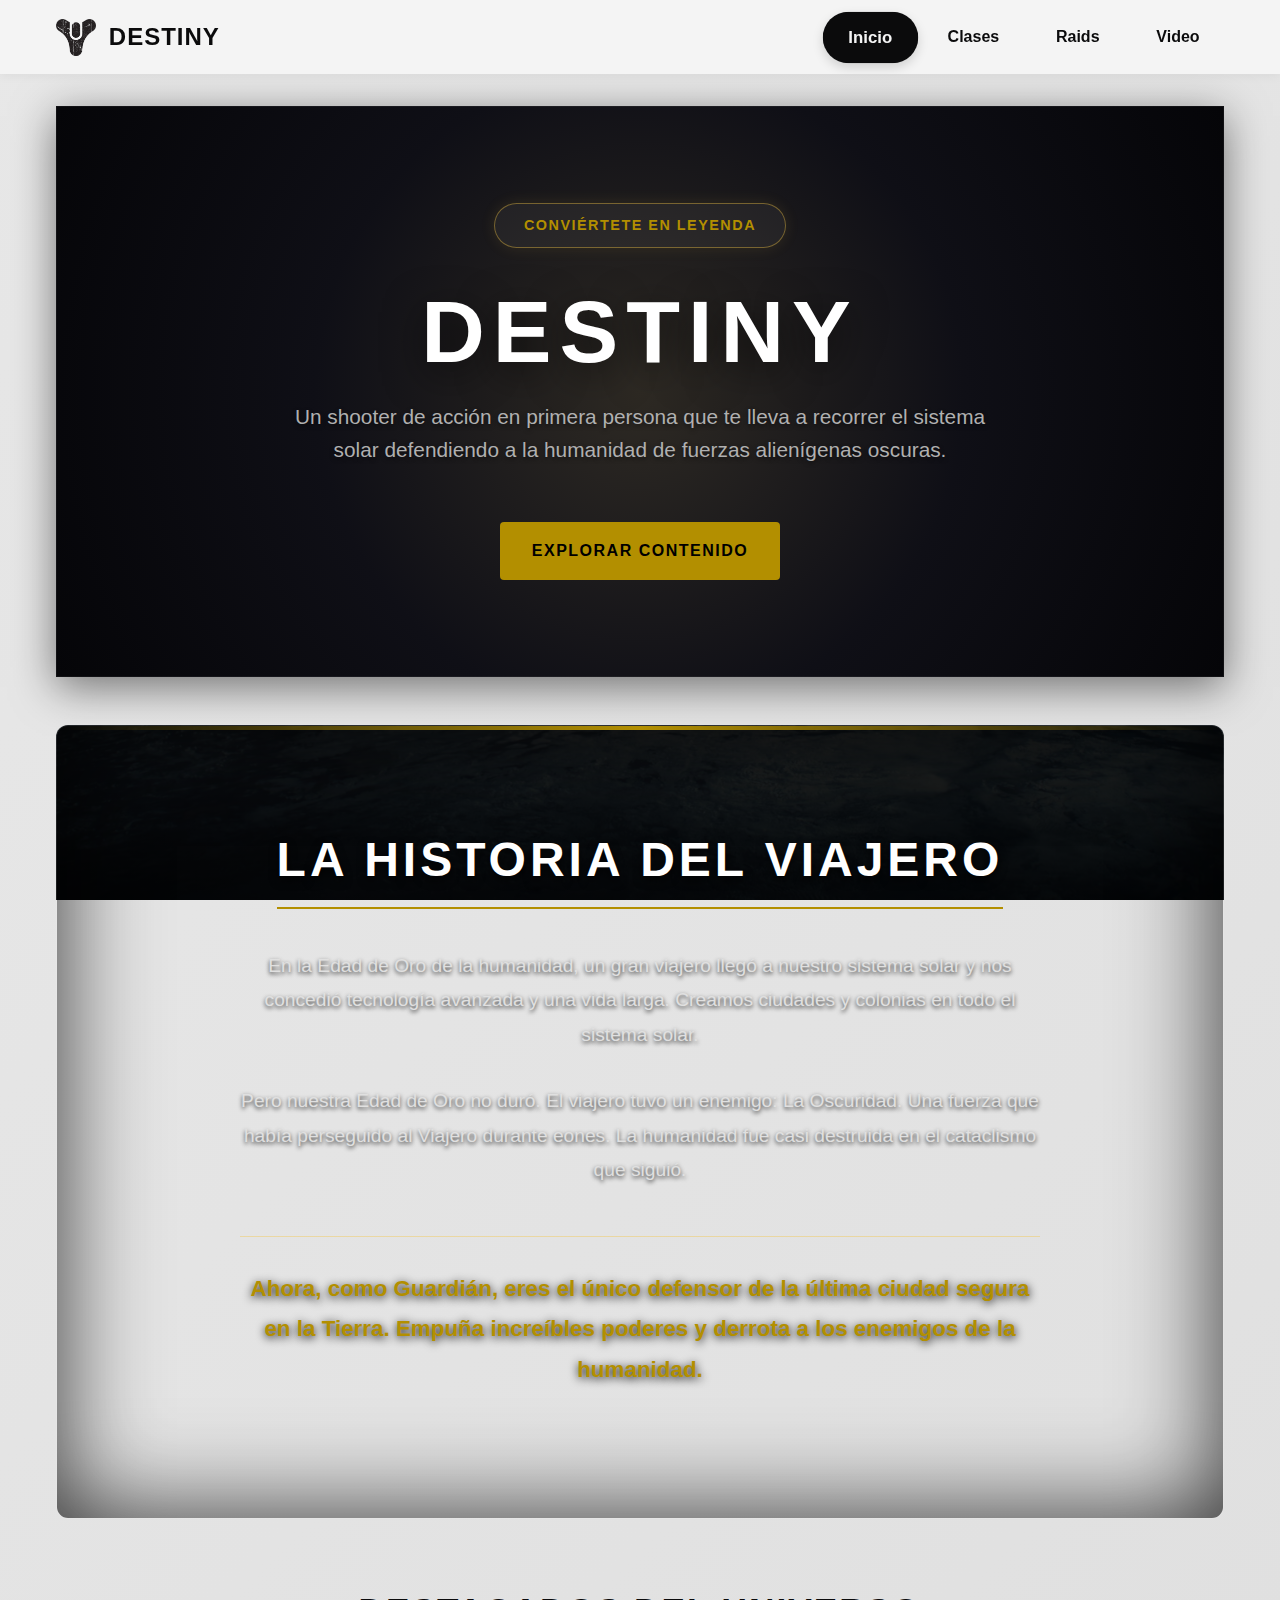
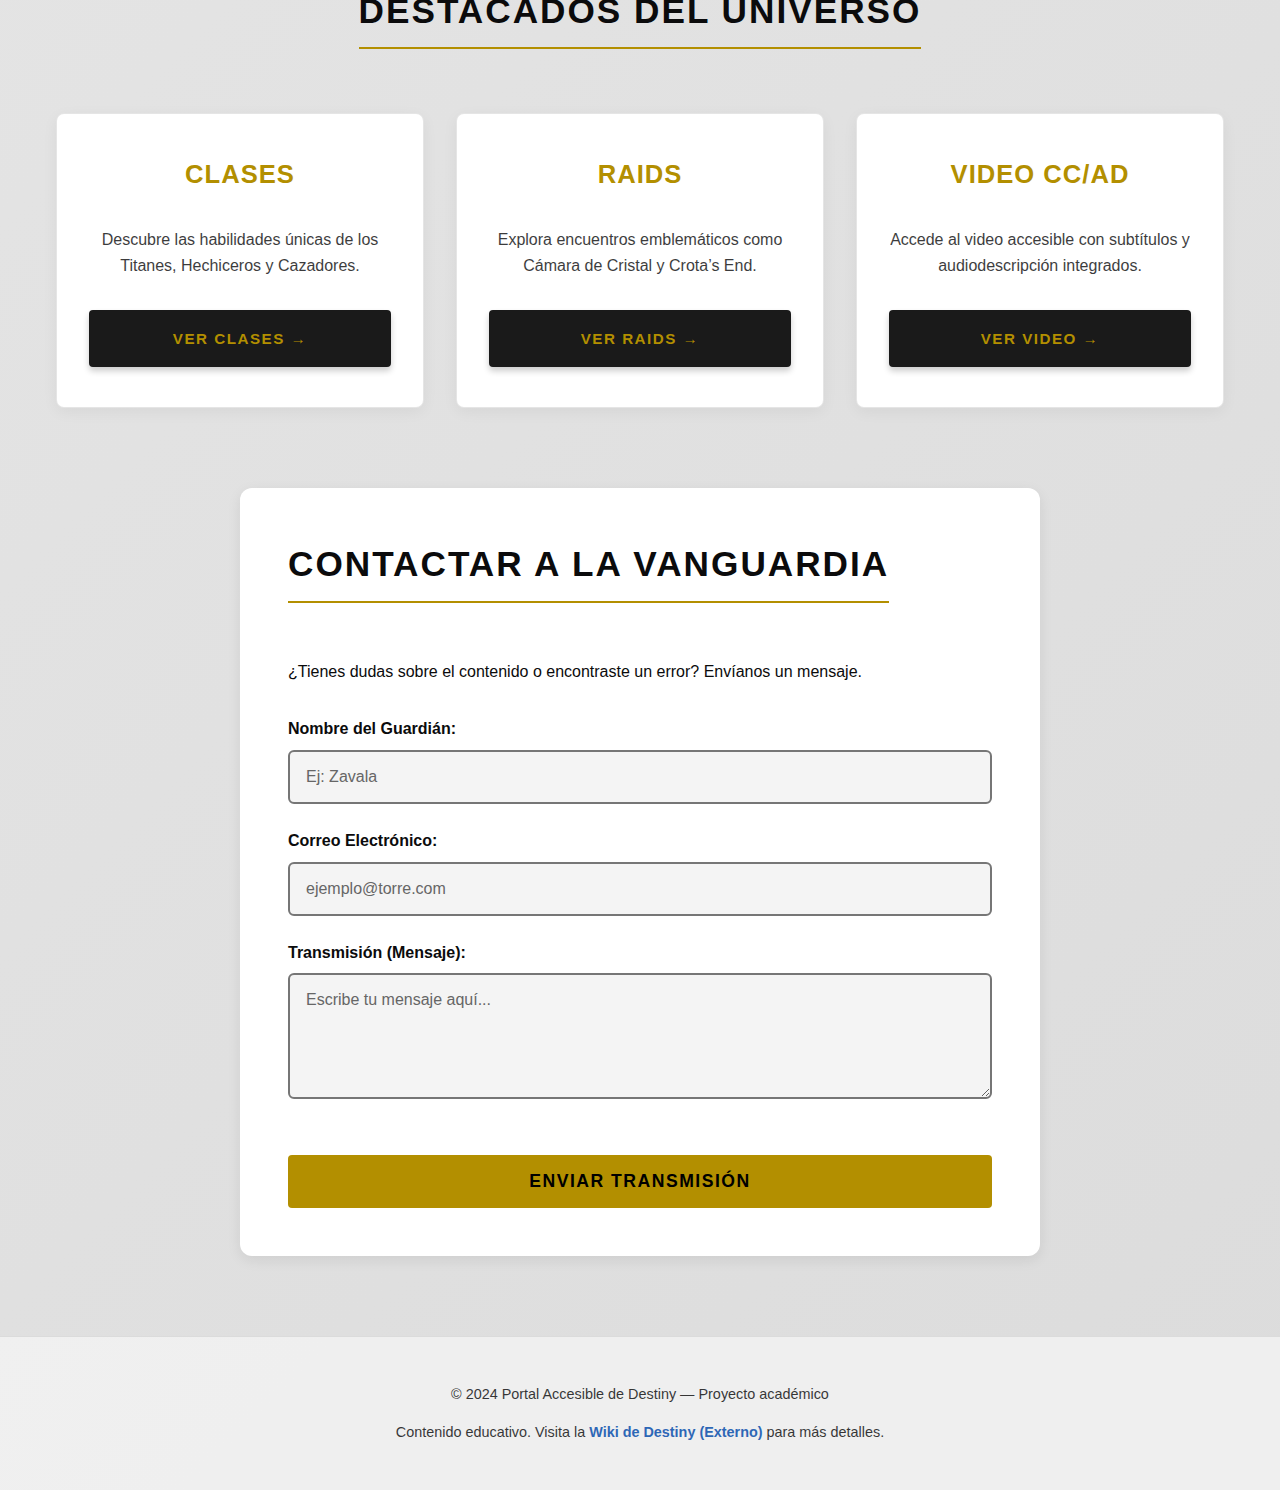
<file: index.html>
<!DOCTYPE html>
<html lang="es">
<head>
    <meta charset="UTF-8" />
    <meta name="viewport" content="width=device-width, initial-scale=1.0" />
    <meta name="description" content="Portal educativo accesible sobre el videojuego Destiny 1. Historia del Viajero, clases, raids y contenido multimedia inclusivo.">

    <title>Destiny 1 - Portal Accesible</title>

    <!-- Archivos CSS -->
    <link rel="stylesheet" href="css/base.css">
    <link rel="stylesheet" href="css/layout.css">
    <link rel="stylesheet" href="css/theme.css">
    <link rel="stylesheet" href="css/accessibility.css">
    <link rel="stylesheet" href="css/home.css">

</head>

<body>

    <a href="#contenido" class="skip-link">Saltar al contenido principal</a>

    <!-- Header -->
    <header role="banner" class="header">
        <nav aria-label="Navegación principal" class="nav">
            <div class="nav-inner">
                <div class="nav-logo">
                    <img src="assets/img/destiny-icon.png" alt="Destiny" class="logo-icon">
                    <span class="logo-text">DESTINY</span>
                </div>

                <button 
                    id="menu-toggle" 
                    aria-expanded="false" 
                    aria-controls="menu"
                    aria-label="Abrir menú de navegación"
                    class="nav-toggle mobile-btn">
                    ☰
                </button>

                <ul id="menu" class="nav-list">
                    <li><a href="index.html" class="active" aria-current="page">Inicio</a></li>
                    <li><a href="classes.html">Clases</a></li>
                    <li><a href="raids.html">Raids</a></li>
                    <li><a href="video.html">Video</a></li>
                </ul>
            </div>
        </nav>
    </header>

    <main id="contenido" tabindex="-1">

        <!-- HERO SECTION: Estilo Cinemático -->
        <section class="hero-section">
            <div class="hero-content">
                
                <!-- La "píldora" decorativa superior -->
                <div class="hero-badge">
                    Conviértete en Leyenda
                </div>

                <!-- Título Gigante -->
                <h1 class="hero-title">
                    DESTINY
                </h1>

                <p class="hero-description">
                    Un shooter de acción en primera persona que te lleva a recorrer 
                    el sistema solar defendiendo a la humanidad de fuerzas alienígenas oscuras.
                </p>
                
                <a href="#historia" class="hero-btn destiny-hover">
                    Explorar contenido
                </a>
                
            </div>
        </section>

    
        <!-- NUEVA SECCIÓN: LA HISTORIA DEL VIAJERO -->
        <!-- Contenido extraído de tu imagen -->
        <section id="historia" class="history-section">
            <h2 class="section-title" style="color: #fff;">La Historia del Viajero</h2>
            
            <p class="history-text">
                En la Edad de Oro de la humanidad, un gran viajero llegó a nuestro sistema solar y nos concedió 
                tecnología avanzada y una vida larga. Creamos ciudades y colonias en todo el sistema solar.
            </p>

            <p class="history-text">
                Pero nuestra Edad de Oro no duró. El viajero tuvo un enemigo: La Oscuridad. Una fuerza que había 
                perseguido al Viajero durante eones. La humanidad fue casi destruida en el cataclismo que siguió.
            </p>

            <!-- Párrafo destacado en dorado -->
            <p class="history-text history-highlight">
                Ahora, como Guardián, eres el único defensor de la última ciudad segura en la Tierra. Empuña 
                increíbles poderes y derrota a los enemigos de la humanidad.
            </p>
        </section>

        <!-- Destacados -->
        <section id="highlights" class="card highlights">
            <h2 class="section-title">Destacados del Universo</h2>

            <div class="highlight-grid">
                <article class="highlight-item destiny-hover">
                    <h3 class="gold-text">Clases</h3>
                    <p>Descubre las habilidades únicas de los Titanes, Hechiceros y Cazadores.</p>
                    <a href="classes.html" class="internal-link" aria-label="Ir a la sección de clases">Ver clases →</a>
                </article>

                <article class="highlight-item destiny-hover">
                    <h3 class="gold-text">Raids</h3>
                    <p>Explora encuentros emblemáticos como Cámara de Cristal y Crota’s End.</p>
                    <a href="raids.html" class="internal-link" aria-label="Ir a la sección de raids">Ver raids →</a>
                </article>

                <article class="highlight-item destiny-hover">
                    <h3 class="gold-text">Video CC/AD</h3>
                    <p>Accede al video accesible con subtítulos y audiodescripción integrados.</p>
                    <a href="video.html" class="internal-link" aria-label="Ir a la sección de video">Ver video →</a>
                </article>
            </div>
        </section>

        <!-- FORMULARIO DE CONTACTO -->
        <section class="card contact-section">
            <h2 class="section-title">Contactar a la Vanguardia</h2>
            <p>¿Tienes dudas sobre el contenido o encontraste un error? Envíanos un mensaje.</p>

            <form id="contact-form" action="#" class="destiny-form">
                
                <div class="form-group">
                    <label for="name">Nombre del Guardián:</label>
                    <input type="text" id="name" name="name" required placeholder="Ej: Zavala" autocomplete="name">
                </div>

                <div class="form-group">
                    <label for="email">Correo Electrónico:</label>
                    <input type="email" id="email" name="email" required placeholder="ejemplo@torre.com" autocomplete="email">
                </div>

                <div class="form-group">
                    <label for="message">Transmisión (Mensaje):</label>
                    <textarea id="message" name="message" rows="5" required placeholder="Escribe tu mensaje aquí..."></textarea>
                </div>

                <button type="submit" class="hero-btn full-width-btn">Enviar Transmisión</button>
            </form>

            <!-- Contenedor del mensaje de éxito (Vital para que el JS funcione) -->
            <div id="form-feedback" class="form-notification hidden" aria-live="polite"></div>

        </section>

    </main>

    <footer class="footer" role="contentinfo">
        <p>© 2024 Portal Accesible de Destiny — Proyecto académico</p>
        <p>
            Contenido educativo. Visita la <a href="https://www.destinypedia.com/" target="_blank" rel="noopener noreferrer" style="color: var(--link-color);">Wiki de Destiny (Externo)</a> para más detalles.
        </p>
    </footer>

    <script src="js/menu.js"></script>
    <script src="js/main.js"></script>
</body>
</html>
</file>
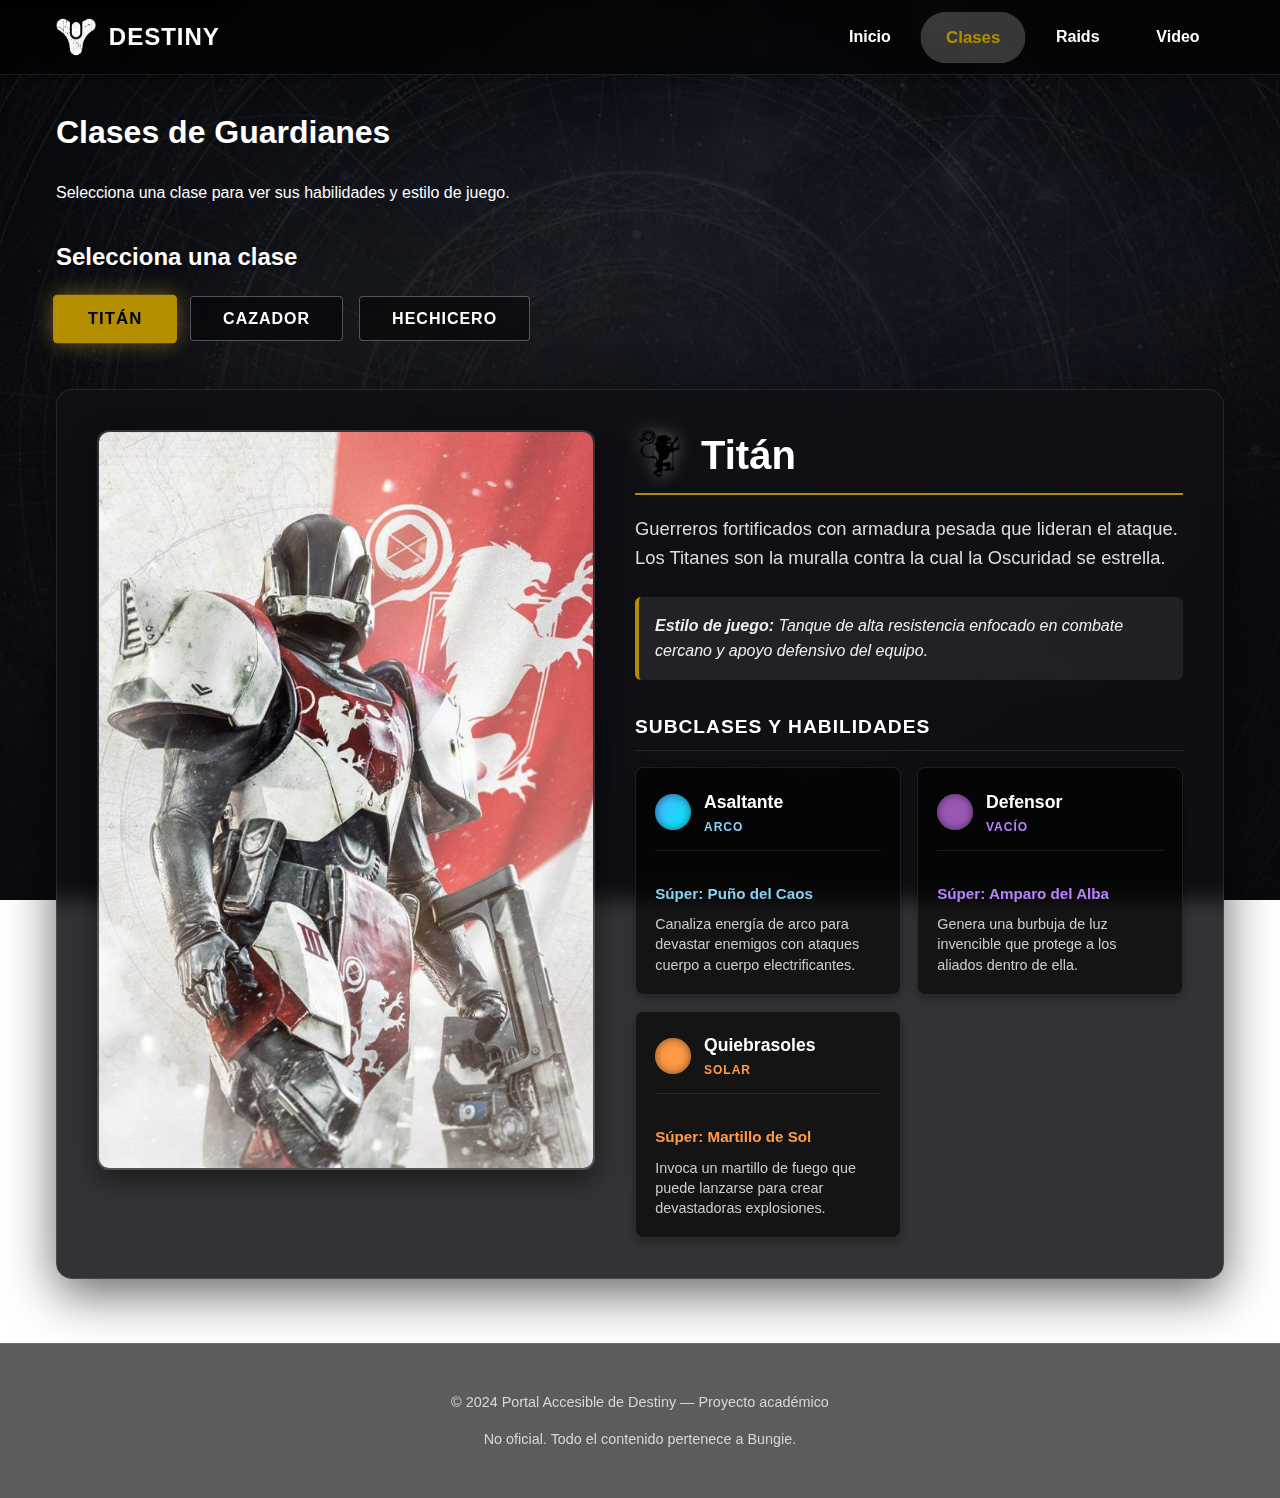
<file: classes.html>
<!DOCTYPE html>
<html lang="es">
<head>
    <meta charset="UTF-8" />
    <meta name="viewport" content="width=device-width, initial-scale=1.0" />
    <meta name="description" content="Conoce las clases de Guardianes de Destiny 1: Titán, Cazador y Hechicero. Sus habilidades y estilos de juego.">

    <title>Clases - Destiny 1</title>

    <!-- CSS global -->
    <link rel="stylesheet" href="css/base.css">
    <link rel="stylesheet" href="css/layout.css">
    <link rel="stylesheet" href="css/theme.css">
    <!-- ¡Importante! Aquí vive la clase .visually-hidden -->
    <link rel="stylesheet" href="css/accessibility.css">

    <!-- CSS específico -->
    <link rel="stylesheet" href="css/classes.css">
</head>

<body>

    <!-- Skip link para teclado -->
    <a href="#contenido" class="skip-link">Saltar al contenido principal</a>

    <!-- Header -->
    <header role="banner" class="header">
        <nav aria-label="Navegación principal" class="nav">
            <div class="nav-inner">
                <div class="nav-logo">
                    <img src="assets/img/destiny-icon-white.png" alt="Destiny" class="logo-icon">
                    <span class="logo-text">DESTINY</span>
                </div>

                <button id="menu-toggle" 
                    aria-expanded="false" 
                    aria-controls="menu"
                    aria-label="Abrir menú de navegación" 
                    class="nav-toggle mobile-btn">
                    ☰
                </button>

                <ul id="menu" class="nav-list">
                    <li><a href="index.html">Inicio</a></li>
                    <!-- aria-current="page" le dice al lector: "ESTÁS AQUÍ" -->
                    <li><a href="classes.html" class="active" aria-current="page">Clases</a></li>
                    <li><a href="raids.html">Raids</a></li>
                    <li><a href="video.html">Video</a></li>
                </ul>
            </div>
        </nav>
    </header>

    <!-- CONTENIDO -->
    <main id="contenido" tabindex="-1" class="classes-container">

        <section class="page-intro" role="text">
            <h1>Clases de Guardianes</h1>
            <p>Selecciona una clase para ver sus habilidades y estilo de juego.</p>
        </section>

        <!-- Selector de Pestañas -->
        <section  class="class-selector">
            <h2 id="selector-clases">Selecciona una clase</h2>

            <!-- role="tablist" indica que esto es un menú de pestañas -->
            <div class="class-buttons" role="tablist">
                <button role="tab" aria-selected="true" data-class="titan">Titán</button>
                <button role="tab" aria-selected="false" data-class="hunter">Cazador</button>
                <button role="tab" aria-selected="false" data-class="warlock">Hechicero</button>
            </div>
        </section>

        <!-- CONTENIDO DINÁMICO -->
        <!-- aria-live="polite": Si el contenido cambia, el lector esperará a que el usuario termine de hacer cosas para leerlo -->
        <section aria-live="polite"  class="class-info">
            
            <!-- Título invisible para diseño, pero visible para lectores -->
            <h2 id="info-clase" class="visually-hidden">Información de la clase</h2>

            <div id="class-content" class="class-horizontal">
                <!-- Aquí el archivo classes.js inyectará la imagen y el texto -->
            </div>
        </section>

    </main>

    <!-- Footer -->
    <footer class="footer" role="contentinfo">
        <p>© 2024 Portal Accesible de Destiny — Proyecto académico</p>
        <p>No oficial. Todo el contenido pertenece a Bungie.</p>
    </footer>

    <!-- JS -->
    <script src="js/menu.js"></script>
    <script src="js/classes.js"></script>

</body>
</html>
</file>
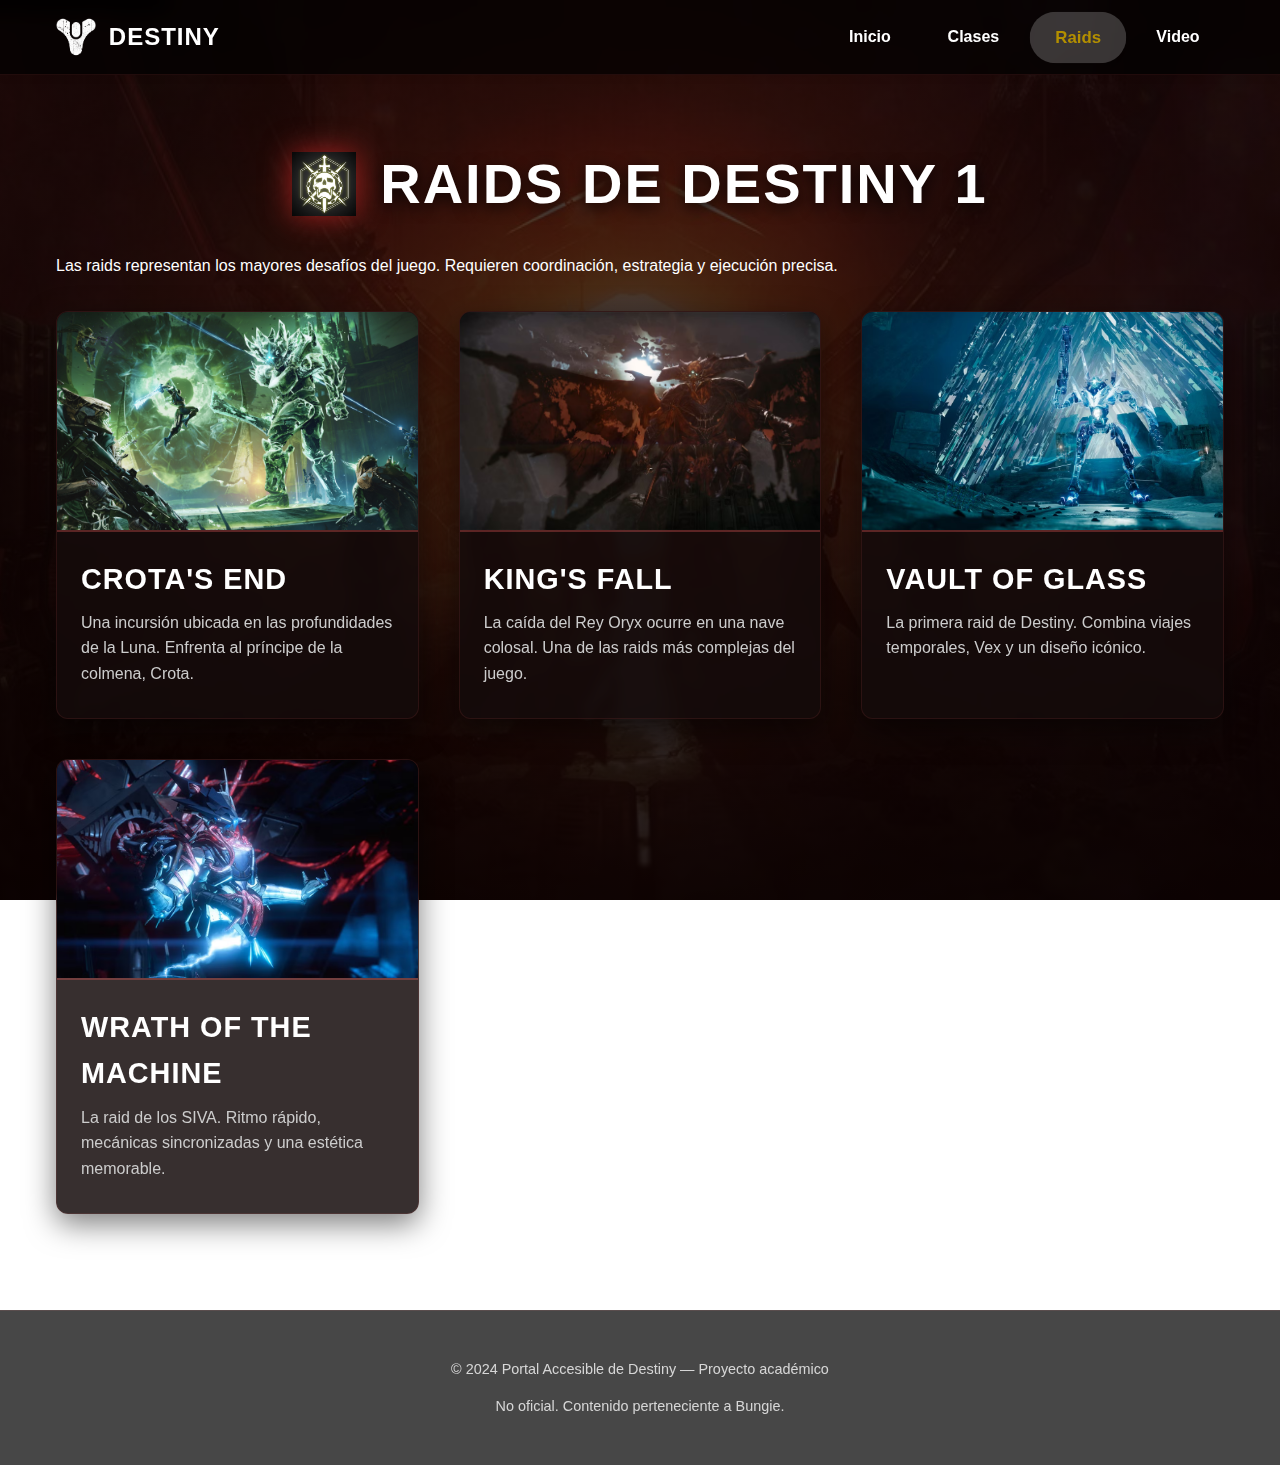
<file: raids.html>
<!DOCTYPE html>
<html lang="es">
<head>
    <meta charset="UTF-8" />
    <meta name="viewport" content="width=device-width, initial-scale=1.0" />
    <meta name="description" content="Guía de las incursiones (Raids) de Destiny 1: Crota's End, King's Fall, Vault of Glass y Wrath of the Machine.">

    <title>Raids - Destiny 1</title>

    <!-- CSS global -->
    <link rel="stylesheet" href="css/base.css">
    <link rel="stylesheet" href="css/layout.css">
    <link rel="stylesheet" href="css/theme.css">
    <link rel="stylesheet" href="css/accessibility.css">

    <!-- CSS de esta página -->
    <link rel="stylesheet" href="css/raids.css">
</head>

<body>
    <a href="#contenido" class="skip-link">Saltar al contenido</a>

    <header role="banner" class="header">
        <nav aria-label="Navegación principal" class="nav">
            <div class="nav-inner">
                <div class="nav-logo">
                    <img src="assets/img/destiny-icon-white.png" alt="Destiny" class="logo-icon">
                    <span class="logo-text">DESTINY</span>
                </div>

                <button 
                    id="menu-toggle" 
                    aria-expanded="false" 
                    aria-controls="menu"
                    aria-label="Abrir menú de navegación"
                    class="nav-toggle mobile-btn">
                    ☰
                </button>

                <ul id="menu" class="nav-list">
                    <li><a href="index.html">Inicio</a></li>
                    <li><a href="classes.html">Clases</a></li>
                    <li><a href="raids.html" class="active" aria-current="page">Raids</a></li>
                    <li><a href="video.html">Video</a></li>
                </ul>
            </div>
        </nav>
    </header>

    <main id="contenido" tabindex="-1" class="raids-container">
        
        <!-- CAMBIO AQUÍ: Header con logo e icono alineados -->
        <section class="page-intro">
            <div class="title-with-icon">
                <!-- 
                   IMPORTANTE: Asegúrate de guardar tu imagen como 'raid-logo.png' 
                   en la carpeta assets/icons/ o cambia el nombre aquí.
                   aria-hidden="true" porque es decorativo (ya dice "Raids" en el texto).
                -->
                <img src="assets/logos/logoraid.jpg" alt="" aria-hidden="true" class="page-title-icon">
                <h1>Raids de Destiny 1</h1>
            </div>
            <p>Las raids representan los mayores desafíos del juego. Requieren coordinación, estrategia y ejecución precisa.</p>
        </section>

        <section class="raids-grid">

            <!-- Crota -->
            <article class="raid-card">
                <img src="assets/img/Crota.jpg" alt="El príncipe de la colmena Crota empuñando una espada verde brillante" class="raid-img">
                <h2>Crota's End</h2>
                <p>Una incursión ubicada en las profundidades de la Luna. Enfrenta al príncipe de la colmena, Crota.</p>
            </article>

            <!-- Oryx -->
            <article class="raid-card">
                <img src="assets/img/Oryx.jpg" alt="Oryx, el Rey de los Poseídos" class="raid-img">
                <h2>King's Fall</h2>
                <p>La caída del Rey Oryx ocurre en una nave colosal. Una de las raids más complejas del juego.</p>
            </article>

            <!-- Atheon -->
            <article class="raid-card">
                <img src="assets/img/Atheon.jpg" alt="Atheon, Confluencia del Tiempo" class="raid-img">
                <h2>Vault of Glass</h2>
                <p>La primera raid de Destiny. Combina viajes temporales, Vex y un diseño icónico.</p>
            </article>

            <!-- Aksis -->
            <article class="raid-card">
                <img src="assets/img/Aksis.jpg" alt="Aksis, Arconte" class="raid-img">
                <h2>Wrath of the Machine</h2>
                <p>La raid de los SIVA. Ritmo rápido, mecánicas sincronizadas y una estética memorable.</p>
            </article>

        </section>

    </main>

    <footer class="footer" role="contentinfo">
        <p>© 2024 Portal Accesible de Destiny — Proyecto académico</p>
        <p>No oficial. Contenido perteneciente a Bungie.</p>
    </footer>

    <script src="js/menu.js"></script>
</body>
</html>
</file>
<file: css/base.css>
/* ==========================================================
   BASE.CSS — Normalización, tipografías y fundamentos accesibles
   ========================================================== */

/* ------------ Reset accesible ------------ */
*, *::before, *::after {
  box-sizing: border-box;
}

html {
  scroll-behavior: smooth;
}

body {
  margin: 0;
  padding: 0;
  font-family: "Segoe UI", Arial, sans-serif;
  line-height: 1.6;
  color: var(--text-color);
  background-color: var(--bg-color);
}

/* Variables por defecto (tema claro)
   El modo oscuro se maneja en theme.css
*/
:root {
  --bg-color: #ffffff;
  --text-color: #1a1a1a;

  --link-color: #0057d6;
  --link-hover: #003f99;

  --focus-color: #ffcc00;
}

/* ------------ Enlaces ------------ */
a {
  color: var(--link-color);
  text-decoration: none;
  font-weight: 600;
}

a:hover,
a:focus {
  color: var(--link-hover);
  text-decoration: underline;
}

/* ------------ Imágenes ------------ */
img {
  max-width: 100%;
  height: auto;
  display: block;
}

/* ------------ Encabezados ------------ */
h1, h2, h3, h4 {
  margin-top: 0;
  color: var(--text-color);
}

/* ------------ Contenedor general ------------ */
main {
  padding: 2rem 1rem;
}

/* ------------ Botones básicos ------------ */
button {
  cursor: pointer;
  border: none;
  font-size: 1rem;
  padding: 0.6rem 1rem;
  border-radius: 6px;
  background-color: #0057d6;
  color: #ffffff;
}

button:hover,
button:focus {
  background-color: #003f99;
  outline: 3px solid var(--focus-color);
  outline-offset: 3px;
}

/* ------------ Skip link ------------ */
.skip-link {
  position: absolute;
  top: -40px;
  left: 0;
  padding: 0.75rem;
  background: #000;
  color: #fff;
  z-index: 1000;
  text-decoration: none;
}

.skip-link:focus {
  top: 0;
}

/* ------------ Contenedores --------- */
section {
  margin-bottom: 2rem;
}
</file>
<file: css/layout.css>
/* ==========================================================
   LAYOUT.CSS — Estructura general, navegación y footer
   ========================================================== */

/* ------------ Contenedor general ------------- */
.layout-container {
  min-height: 100vh;
  display: flex;
  flex-direction: column;
}

/* ==========================================================
   NAVEGACIÓN PRINCIPAL
   ========================================================== */

.nav {
  width: 100%;
  background-color: var(--bg-color);
  box-shadow: 0 2px 10px rgba(0,0,0,0.05);
  position: sticky;
  top: 0;
  z-index: 1000;
  transition: background-color 0.4s ease;
}

.nav-inner {
  max-width: 1200px;
  margin: auto;
  padding: 0.8rem 1rem;
  display: flex;
  justify-content: space-between;
  align-items: center;
}

/* LOGO */
.nav-logo {
  display: flex;
  align-items: center;
  gap: 0.8rem;
  color: var(--text-color);
  font-size: 1.5rem;
  font-weight: 800;
  text-decoration: none;
  letter-spacing: 1px;
}

.logo-icon {
  width: 40px;
  height: 40px;
  object-fit: contain;
}

/* ==========================================================
   MENÚ DESKTOP (BOTONES PÍLDORA ALTO CONTRASTE)
   ========================================================== */

.nav-list {
  list-style: none;
  display: flex;
  gap: 0.5rem;
  margin: 0;
  padding: 0;
}

.nav-list li a {
  position: relative;
  display: inline-block;
  padding: 0.6rem 1.4rem; /* Un poco más ancho para elegancia */
  border-radius: 50px; /* Forma de píldora */
  
  color: var(--text-color);
  text-decoration: none;
  font-weight: 600;
  font-size: 1rem;
  
  /* Transiciones para suavizar el cambio de color */
  transition: all 0.2s ease-in-out;
  border: 2px solid transparent; /* Reserva espacio para evitar saltos */
}

/* --- ESTADO HOVER (AL PASAR EL MOUSE) --- */
.nav-list li a:hover {
  /* Fondo gris suave para indicar interactividad */
  background-color: rgba(0, 0, 0, 0.05); 
  border-color: rgba(0,0,0,0.1); /* Borde sutil */
  transform: translateY(-1px);
}

/* --- ESTADO ACTIVO (ALTO CONTRASTE) --- */
/* Aquí está el cambio: Invertimos los colores para máximo impacto */
.nav-list li a.active {
  /* Fondo sólido oscuro (usa el color del texto principal) */
  background-color: var(--text-color); 
  
  /* Texto claro (usa el color del fondo principal) */
  color: var(--bg-color); 
  
  font-weight: 700;
  box-shadow: 0 4px 10px rgba(0,0,0,0.15); /* Sombra para profundidad */
  transform: scale(1.05); /* Ligeramente más grande */
}

/* AJUSTES MODO OSCURO */
/* En modo oscuro, se invierte automáticamente: Fondo Blanco, Texto Negro */
body.dark-mode .nav-list li a:hover {
  background-color: rgba(255, 255, 255, 0.1);
  border-color: rgba(255, 255, 255, 0.2);
}

/* En modo oscuro, el active será blanco brillante */
body.dark-mode .nav-list li a.active {
  background-color: #ffffff;
  color: #000000;
  box-shadow: 0 0 15px rgba(255, 255, 255, 0.2); /* Resplandor */
}


/* Foco accesible para teclado */
.nav-list li a:focus-visible {
    outline: 2px solid var(--focus-color);
    outline-offset: 2px;
}

/* ==========================================================
   MENÚ MÓVIL
   ========================================================== */

.mobile-btn {
  display: none;
  background: transparent;
  border: none;
  cursor: pointer;
  padding: 0.5rem;
  color: var(--text-color);
  font-size: 1.8rem;
}

.nav-list.open {
  display: flex;
  flex-direction: column;
  position: absolute;
  top: 100%;
  left: 0;
  width: 100%;
  background-color: var(--bg-color);
  border-bottom: 1px solid rgba(0,0,0,0.1);
  padding: 1rem;
  box-shadow: 0 10px 20px rgba(0,0,0,0.1);
  gap: 0.5rem;
  animation: slideDown 0.3s ease-out;
}

.nav-list.open li {
    width: 100%;
    text-align: center;
}

.nav-list.open li a {
    display: block;
    width: 100%;
    border-radius: 8px; 
}

@keyframes slideDown {
    from { opacity: 0; transform: translateY(-10px); }
    to { opacity: 1; transform: translateY(0); }
}

@media (max-width: 768px) {
  .mobile-btn { display: block; }
  .nav-list { display: none; }
  .nav-inner { padding: 0.8rem 1rem; }
}

/* ==========================================================
   CONTENIDO Y FOOTER
   ========================================================== */

main {
  flex: 1;
  max-width: 1200px;
  margin: auto;
  width: 100%;
  padding: 2rem 1rem;
}

footer {
  text-align: center;
  padding: 2rem 1rem;
  background-color: var(--bg-color);
  border-top: 1px solid rgba(0,0,0,0.1);
  color: var(--text-color);
  margin-top: auto;
  font-size: 0.9rem;
  opacity: 0.8;
}

footer a {
  color: var(--link-color);
  font-weight: 600;
}

footer a:hover,
footer a:focus {
  color: var(--link-hover);
  text-decoration: underline;
}
</file>
<file: css/theme.css>
/* ==========================================================
   THEME.CSS — Estilo Destiny + Modo Oscuro + Variables
   ========================================================== */

:root {
  --bg-color: #f4f4f4;
  --card-bg: #ffffff;
  --text-color: #0b0b0c;

  --gold: #b38f00; /* Oscurecido un poco para mejor lectura sobre blanco */
  
  /* CORRECCIÓN DE CONTRASTE:
     El azul original #4a9eff era muy claro (2.6:1).
     Este nuevo azul #0056b3 pasa el ratio 4.5:1 (AA).
  */
  --blue: #0056b3; 

  --link-color: #004aad;
  --link-hover: #002e6d;

  --focus-color: #0056b3; /* Foco visible en modo claro */

  --shadow-light: rgba(0, 0, 0, 0.08);
  --shadow-strong: rgba(0, 0, 0, 0.18);

  --transition-theme: 0.4s ease;
}

body {
  background: linear-gradient(135deg, #e8e8e8 0%, #dcdcdc 100%);
  transition: background var(--transition-theme), color var(--transition-theme);
}

.card {
  background-color: var(--card-bg);
  border-radius: 12px;
  padding: 1.5rem;
  box-shadow: 0 4px 14px var(--shadow-light);
  transition: background var(--transition-theme), box-shadow var(--transition-theme);
}

/* ---------------- DESTINY AESTHETICS ---------------- */

.destiny-glow {
  /* Sombra de texto ajustada */
  text-shadow: 0 0 1px rgba(0,0,0,0.1); 
}

.destiny-border {
  border: 1px solid rgba(179, 143, 0, 0.35);
  box-shadow: 0 0 15px rgba(179, 143, 0, 0.15);
}

.destiny-hover {
  transition: all 0.4s cubic-bezier(0.4, 0, 0.2, 1);
}

.destiny-hover:hover {
  transform: translateY(-4px);
  box-shadow: 0 8px 22px rgba(179, 143, 0, 0.25);
}

/* Clases de utilidad para colores */
.gold-text {
    color: var(--gold); /* Usará el dorado oscurecido en modo claro */
    font-weight: bold;
}

/* ==========================================================
   MODO OSCURO
   ========================================================== */

body.dark-mode {
  background: linear-gradient(135deg, #0a0a0f 0%, #1a1a2e 100%);
}

body.dark-mode {
  --bg-color: #0a0a0f;
  --card-bg: #14141f;
  --text-color: #ffffff;

  /* En modo oscuro, el azul claro y dorado original SÍ funcionan bien */
  --link-color: #4a9eff; 
  --link-hover: #76b8ff;

  --focus-color: #f4c542; /* Dorado brillante para foco oscuro */
  --gold: #f4c542; 

  --shadow-light: rgba(255, 255, 255, 0.05);
  --shadow-strong: rgba(255, 255, 255, 0.15);
}

body.dark-mode .gold-text {
    color: var(--gold);
}

body.dark-mode .card {
  box-shadow: 0 6px 20px rgba(244, 197, 66, 0.18);
}

body.dark-mode .nav {
  border-bottom: 1px solid rgba(244, 197, 66, 0.2);
}

body.dark-mode footer {
  border-top: 1px solid rgba(244, 197, 66, 0.2);
}

body.dark-mode a:hover {
  color: var(--link-hover);
}

* {
  transition: background var(--transition-theme), 
              color var(--transition-theme), 
              border-color var(--transition-theme),
              box-shadow var(--transition-theme);
}
</file>
<file: css/accessibility.css>
/* ==========================================================
   ACCESSIBILITY.CSS — Herramientas para WCAG 2.2
   ========================================================== */

/* 1. CLASE "VISUALLY HIDDEN" (Invisible visualmente, visible para robots)
   -----------------------------------------------------------------------
   Usa esto para títulos que ayudan a la estructura (h2) pero que
   ensucian el diseño visual. El lector de pantalla SI los leerá.
*/
.visually-hidden {
  position: absolute;
  width: 1px;
  height: 1px;
  margin: -1px;
  padding: 0;
  overflow: hidden;
  clip: rect(0, 0, 0, 0);
  white-space: nowrap;
  border: 0;
}

/* 2. FOCO VISIBLE (Focus Ring)
   -----------------------------------------------------------------------
   Cuando navegas con TAB, esto resalta dónde estás.
   Usamos un borde doble (blanco y negro/color) para que se vea
   sobre CUALQUIER fondo (claro u oscuro).
*/
*:focus-visible {
  outline: 3px solid var(--focus-color);
  outline-offset: 3px;
  box-shadow: 0 0 0 5px var(--bg-color); /* Crea espacio alrededor del foco */
}

/* Aseguramos que el foco no se esconda en botones */
button:focus-visible {
  outline: 3px solid var(--gold, #f4c542);
  outline-offset: 2px;
}

/* 3. REDUCCIÓN DE MOVIMIENTO
   -----------------------------------------------------------------------
   Si el usuario tiene configurado en su sistema "reducir movimiento"
   (porque se marea), quitamos las animaciones.
*/
@media (prefers-reduced-motion: reduce) {
  *,
  *::before,
  *::after {
    animation-duration: 0.01ms !important;
    animation-iteration-count: 1 !important;
    transition-duration: 0.01ms !important;
    scroll-behavior: auto !important;
  }
}
</file>
<file: css/home.css>
/* ==========================================================
   HOME.CSS — Estilos específicos de la página de inicio
   ========================================================== */

/* --- HERO SECTION --- */
.hero-section {
    background: radial-gradient(circle at center, #2e2a24 0%, #0f0f16 50%, #050508 100%);
    text-align: center;
    padding: 6rem 1rem; 
    margin-bottom: 3rem;
    box-shadow: 0 10px 40px rgba(0,0,0,0.5);
    border: 1px solid rgba(255,255,255,0.05); 
    display: flex;
    justify-content: center;
    align-items: center;
}

.hero-content {
    max-width: 900px;
    width: 100%;
    animation: fadeIn 0.8s ease-out;
}

.hero-badge {
    display: inline-block;
    background-color: rgba(255, 255, 255, 0.05);
    border: 1px solid rgba(244, 197, 66, 0.4); 
    color: var(--gold);
    padding: 0.6rem 1.8rem;
    border-radius: 50px; 
    font-size: 0.9rem;
    text-transform: uppercase;
    letter-spacing: 1.5px;
    margin-bottom: 2.5rem;
    font-weight: 600;
    box-shadow: 0 0 15px rgba(244, 197, 66, 0.1);
}

.hero-title {
    font-size: 5.5rem; 
    font-weight: 800;
    margin-bottom: 1.5rem;
    color: #ffffff !important;
    text-transform: uppercase;
    letter-spacing: 8px; 
    line-height: 1;
    text-shadow: 0 10px 40px rgba(0,0,0,0.6); 
}

@media (max-width: 768px) {
    .hero-title {
        font-size: 3.5rem;
        letter-spacing: 4px;
    }
}

.hero-description {
    font-size: 1.3rem;
    max-width: 700px;
    margin: 0 auto 3.5rem auto;
    color: #b0b0b0 !important; 
    line-height: 1.6;
    text-shadow: 0 2px 4px rgba(0,0,0,0.5);
}

/* --- BOTONES DEL HERO --- */
.hero-actions {
    display: flex;
    justify-content: center;
    gap: 2rem;
    flex-wrap: wrap;
}

.hero-btn {
    display: inline-block;
    background-color: var(--gold);
    color: #000;
    padding: 1rem 2rem;
    border-radius: 4px;
    font-weight: 800;
    text-transform: uppercase;
    letter-spacing: 1.5px;
    border: none;
    transition: all 0.3s ease;
    text-decoration: none;
}

.hero-btn:hover, .hero-btn:focus {
    background-color: #ffe066;
    color: #000;
    transform: translateY(-3px); /* Pequeña elevación */
    box-shadow: 0 5px 15px rgba(244, 197, 66, 0.4);
}

/* --- HISTORIA DEL VIAJERO --- */
.history-section {
    /* IMAGEN DE FONDO CON PARALLAX */
    background: linear-gradient(rgba(0,0,0,0.7), rgba(0,0,0,0.9)), url('../assets/img/fondodestiny.jpg');
    background-attachment: fixed;
    background-position: center;
    background-size: cover;
    background-repeat: no-repeat;
    
    color: #fff;
    padding: 6rem 2rem;
    border-radius: 12px;
    text-align: center;
    margin-bottom: 4rem;
    border: 1px solid rgba(255,255,255,0.1);
    position: relative;
    overflow: hidden;
    box-shadow: inset 0 0 100px rgba(0,0,0,0.8);
}

.history-section::before {
    content: "";
    position: absolute;
    top: 0; left: 0; width: 100%; height: 4px;
    background: linear-gradient(90deg, transparent, var(--gold), transparent);
}

.history-section h2 {
    font-size: 3rem;
    margin-bottom: 2.5rem;
    color: #ffffff;
    text-transform: uppercase;
    letter-spacing: 4px;
    text-shadow: 0 4px 10px rgba(0,0,0,0.8);
}

.history-text {
    font-size: 1.2rem;
    line-height: 1.8;
    max-width: 800px;
    margin: 0 auto 2rem auto;
    color: #e0e0e0; 
    text-shadow: 0 2px 4px rgba(0,0,0,0.8);
    font-weight: 500;
}

.history-highlight {
    font-size: 1.4rem;
    font-weight: bold;
    color: var(--gold); 
    margin-top: 3rem;
    border-top: 1px solid rgba(244, 197, 66, 0.4);
    padding-top: 2rem;
    text-shadow: 0 2px 10px rgba(0,0,0,1);
}

/* --- HIGHLIGHTS GRID --- */
.highlights {
    background-color: transparent !important; 
    box-shadow: none !important;
    padding: 0 !important;
}

.section-title {
    text-align: center;
    font-size: 2.2rem;
    margin-bottom: 2.5rem;
    text-transform: uppercase;
    letter-spacing: 2px;
    color: var(--text-color);
    border-bottom: 2px solid var(--gold);
    display: inline-block;
    padding-bottom: 0.5rem;
}

.card.highlights { text-align: center; }

.highlight-grid {
    display: grid;
    grid-template-columns: repeat(auto-fit, minmax(300px, 1fr));
    gap: 2rem;
    margin-top: 1.5rem;
    text-align: left; 
}

.highlight-item {
    background-color: var(--card-bg); 
    padding: 2.5rem 2rem;
    border-radius: 8px;
    border: 1px solid rgba(0,0,0,0.1);
    box-shadow: 0 4px 15px rgba(0,0,0,0.05);
    transition: all 0.4s cubic-bezier(0.25, 0.8, 0.25, 1);
    text-align: center;
    display: flex;
    flex-direction: column;
    justify-content: space-between;
    height: 100%; 
}

.highlight-item:hover {
    border-color: var(--gold);
    transform: translateY(-8px);
    box-shadow: 0 15px 35px rgba(0,0,0,0.15);
}

.highlight-item h3 {
    font-size: 1.6rem;
    margin-bottom: 1rem;
    text-transform: uppercase;
    letter-spacing: 1px;
}

.highlight-item p {
    margin-bottom: 2rem;
    color: var(--text-color);
    opacity: 0.8;
    line-height: 1.6;
}

/* Botón sólido en tarjetas */
.internal-link {
    display: inline-block;
    padding: 0.9rem 2rem;
    background-color: #1a1a1a; 
    color: var(--gold); 
    border: 2px solid #1a1a1a;
    border-radius: 4px;
    font-weight: 900; 
    font-size: 0.95rem;
    text-transform: uppercase;
    letter-spacing: 1.5px;
    transition: all 0.3s ease;
    margin-top: auto;
    text-decoration: none;
    box-shadow: 0 4px 6px rgba(0,0,0,0.2);
}

.highlight-item:hover .internal-link {
    background-color: var(--gold);
    color: #000;
    border-color: var(--gold);
    transform: translateY(-2px);
    box-shadow: 0 8px 15px rgba(244, 197, 66, 0.4);
}

body.dark-mode .internal-link {
    background-color: #ffffff;
    color: #000;
    border-color: #ffffff;
}

body.dark-mode .highlight-item:hover .internal-link {
    background-color: var(--gold);
    border-color: var(--gold);
}

/* --- FORMULARIO DE CONTACTO (CORREGIDO) --- */
.contact-section {
    max-width: 800px;
    margin: 5rem auto 3rem auto;
    padding: 3rem;
    border-radius: 12px;
}

.destiny-form {
    display: flex;
    flex-direction: column;
    gap: 1.5rem;
    margin-top: 2rem;
}

.form-group label {
    font-weight: 700;
    margin-bottom: 0.5rem;
    display: block;
    color: var(--text-color);
}

.form-group input,
.form-group textarea {
    width: 100%;
    padding: 1rem;
    font-size: 1rem;
    
    /* --- CORRECCIÓN DE CONTRASTE --- */
    /* Antes era: border: 2px solid rgba(0,0,0,0.1); (Muy claro, Fallo WCAG) */
    /* Ahora usamos un gris sólido que pasa el ratio 3:1 */
    border: 2px solid #767676; 
    
    border-radius: 6px;
    background-color: var(--bg-color);
    color: var(--text-color);
    font-family: inherit;
    transition: border-color 0.3s, box-shadow 0.3s;
}

/* Estilo del texto de ejemplo (Placeholder) */
.form-group input::placeholder,
.form-group textarea::placeholder {
    color: #666666; /* Aseguramos que el texto gris sea legible */
    opacity: 1; /* Firefox baja la opacidad por defecto, esto lo arregla */
}

.form-group input:focus,
.form-group textarea:focus {
    outline: none;
    border-color: var(--gold); 
    /* Anillo de foco más fuerte para accesibilidad */
    box-shadow: 0 0 0 4px rgba(244, 197, 66, 0.3); 
}

.full-width-btn {
    width: 100%;
    margin-top: 1.5rem;
    padding: 1rem;
    font-size: 1.1rem;
    cursor: pointer;
    background-color: var(--gold);
    color: #000;
    border: none;
    border-radius: 4px;
    font-weight: bold;
    text-transform: uppercase;
    transition: transform 0.2s;
}

.full-width-btn:hover {
    transform: scale(1.02);
    background-color: #ffe066;
}

/* Notificación */
.form-notification {
    margin-top: 1.5rem;
    padding: 1rem;
    border-radius: 6px;
    font-weight: bold;
    text-align: center;
    opacity: 0;
    transition: opacity 0.5s ease;
}

.form-notification.success {
    background-color: rgba(212, 237, 218, 0.9);
    color: #155724;
    border: 1px solid #c3e6cb;
    opacity: 1;
}

body.dark-mode .form-notification.success {
    background-color: rgba(30, 70, 32, 0.9);
    color: #d4edda;
    border-color: #2a602d;
}

.hidden { display: none; }

@keyframes fadeIn {
    from { opacity: 0; transform: translateY(20px); }
    to { opacity: 1; transform: translateY(0); }
}
</file>
<file: css/classes.css>
/* ==========================================================
   CLASSES.CSS — Estilos específicos para la página de clases
   ========================================================== */

/* --- 🛠️ OVERRIDES GLOBALES (PARCHES DE EMERGENCIA) --- */
/* Esto fuerza que el menú y el footer se adapten al fondo oscuro */

:root {
    /* Hacemos que el fondo base sea transparente para ver la imagen */
    --bg-color: transparent; 
    /* Forzamos texto blanco en toda la página */
    --text-color: #ffffff; 
    /* Definimos un fondo de tarjeta oscuro translúcido */
    --card-bg: rgba(15, 15, 20, 0.85); 
}

/* 1. Arreglo del Menú de Navegación */
.nav {
    /* Fondo semi-transparente oscuro para que el menú sea legible */
    background-color: rgba(0, 0, 0, 0.6) !important; 
    -webkit-backdrop-filter: blur(10px);
    backdrop-filter: blur(10px); /* Efecto borroso elegante */
    border-bottom: 1px solid rgba(255, 255, 255, 0.1) !important;
}

.nav-list li a {
    color: #ffffff !important; /* Texto blanco a la fuerza */
}

.nav-list li a:hover {
    background-color: rgba(255, 255, 255, 0.1) !important;
}

.nav-list li a.active {
    background-color: rgba(255, 255, 255, 0.2) !important;
    color: var(--gold) !important; /* Texto dorado para la página activa */
    font-weight: 800;
}

.nav-logo {
    color: #fff !important;
}

/* 2. Arreglo del Footer */
footer {
    background-color: rgba(0, 0, 0, 0.8) !important;
    color: #cccccc !important;
    border-top: 1px solid rgba(255, 255, 255, 0.1) !important;
}

/* --- FONDO ESTELAR --- */
body {
    background: 
        linear-gradient(rgba(10, 10, 15, 0.6), rgba(10, 10, 15, 0.8)),
        url('../assets/img/destinyfondo.jpg');
    
    background-size: cover;
    background-position: center;
    background-attachment: fixed; 
    background-repeat: no-repeat;
    min-height: 100vh;
}

/* --- CONTENEDOR DE PESTAÑAS (BOTONES) --- */
.class-selector {
    margin-bottom: 2rem;
}

.class-selector h2 {
    color: #fff; /* Asegurar título blanco */
    text-shadow: 0 2px 4px rgba(0,0,0,0.5);
}

.class-buttons {
    display: flex;
    gap: 1rem; 
    flex-wrap: wrap; 
    margin-top: 1rem;
    padding-bottom: 1rem;
}

.class-buttons button {
    /* Fondo oscuro semi-transparente */
    background-color: rgba(0, 0, 0, 0.5); 
    /* Texto blanco brillante */
    color: #ffffff; 
    
    border: 1px solid rgba(255, 255, 255, 0.3); 
    border-radius: 4px; 
    padding: 0.8rem 2rem;
    font-weight: 700; 
    font-size: 1rem;
    text-transform: uppercase;
    letter-spacing: 1px;
    transition: all 0.3s ease;
    cursor: pointer;
    -webkit-backdrop-filter: blur(4px);
    backdrop-filter: blur(4px);
}


/* Hover: Se ilumina un poco */
.class-buttons button:hover {
    background-color: rgba(255, 255, 255, 0.2);
    border-color: #fff;
    transform: translateY(-2px);
}

/* Activo: Dorado sólido */
.class-buttons button[aria-selected="true"] {
    background-color: var(--gold); 
    color: #000; /* Texto negro para contraste máximo sobre dorado */
    border-color: var(--gold);
    box-shadow: 0 0 20px rgba(244, 197, 66, 0.4); 
    transform: scale(1.05);
}

.class-buttons button:focus-visible {
    outline: 3px solid var(--focus-color);
    outline-offset: 2px;
}

/* --- TARJETA DE CONTENIDO --- */
.class-info {
    animation: fadeIn 0.5s ease-out;
.class-horizontal {
    background-color: var(--card-bg); /* Usa la variable redefinida arriba */
    border-radius: 16px;
    padding: 2.5rem;
    border: 1px solid rgba(255, 255, 255, 0.1);
    box-shadow: 0 15px 50px rgba(0, 0, 0, 0.6); /* Sombra fuerte para separarlo del fondo */
    -webkit-backdrop-filter: blur(10px);
    backdrop-filter: blur(10px);
    
    display: flex;
    flex-wrap: wrap; 
    gap: 2.5rem;
    align-items: flex-start;
}
    align-items: flex-start;
}

/* --- IMAGEN DEL GUARDIÁN --- */
.class-img-wrapper {
    flex: 1 1 350px; 
    width: 100%;
}

.class-main-img {
    width: 100%;
    height: auto;
    max-height: 740px;
    border-radius: 12px;
    box-shadow: 0 10px 30px rgba(0,0,0,0.5); 
    object-fit: cover;
    object-position: top center;
    border: 2px solid rgba(255,255,255,0.15); 
    transition: transform 0.3s ease;
}

.class-main-img:hover {
    transform: translateY(-5px);
    border-color: var(--gold); 
}

/* --- COLUMNA DE TEXTO --- */
.class-info-text {
    flex: 1 1 400px;
    min-width: 0;
    color: #eee; /* Texto gris muy claro */
}

.class-title-header {
    display: flex;
    align-items: center; 
    gap: 1rem; 
    margin-bottom: 1rem;
    border-bottom: 2px solid var(--gold); 
    padding-bottom: 0.8rem;
}

.class-logo-icon {
    width: 50px; 
    height: 50px;
    object-fit: contain;
    filter: drop-shadow(0 0 8px rgba(255,255,255,0.4));
}

.class-title-header h3 {
    margin: 0;
    font-size: 2.5rem; 
    color: #fff;
    line-height: 1.1;
}

.class-description {
    font-size: 1.15rem;
    line-height: 1.6;
    margin-bottom: 1.5rem;
    color: #ddd;
}

.playstyle-box {
    background-color: rgba(255, 255, 255, 0.08);
    padding: 1rem;
    border-radius: 6px;
    border-left: 4px solid var(--gold);
    margin-bottom: 2rem;
    font-style: italic;
    color: #eee;
}

/* --- TARJETAS DE HABILIDAD --- */
.abilities-section-title {
    font-size: 1.2rem;
    text-transform: uppercase;
    letter-spacing: 1px;
    margin-bottom: 1rem;
    color: #fff;
    border-bottom: 1px solid rgba(255,255,255,0.1);
    padding-bottom: 0.5rem;
    margin-top: 1rem;
}

.abilities-grid {
    display: grid;
    grid-template-columns: repeat(auto-fit, minmax(220px, 1fr));
    gap: 1rem;
}

.ability-card {
    background-color: rgba(0, 0, 0, 0.6);
    color: #fff; 
    border-radius: 8px;
    padding: 1.2rem;
    box-shadow: 0 4px 10px rgba(0,0,0,0.3);
    transition: transform 0.2s ease;
    border: 1px solid rgba(255,255,255,0.1);
    display: flex;
    flex-direction: column;
    height: 100%;
}

.ability-card:hover {
    transform: translateY(-5px);
    background-color: rgba(40, 40, 45, 0.9);
    border-color: rgba(255,255,255,0.3);
}

/* Headers internos de tarjetas */
.ability-header {
    display: flex;
    align-items: center;
    gap: 0.8rem;
    margin-bottom: 1rem;
    padding-bottom: 0.8rem;
    border-bottom: 1px solid rgba(255,255,255,0.1);
}

.element-icon {
    width: 36px;
    height: 36px;
    border-radius: 50%; 
    box-shadow: inset 0 0 10px rgba(0,0,0,0.5); 
    flex-shrink: 0;
}

.ability-title h4 {
    margin: 0;
    font-size: 1.1rem;
    font-weight: 800;
    color: #fff;
}

.element-name {
    display: block;
    font-size: 0.75rem;
    text-transform: uppercase;
    letter-spacing: 1px;
    font-weight: bold;
    margin-top: 2px;
}

.ability-body { flex-grow: 1; }

.super-label {
    font-size: 0.95rem;
    font-weight: bold;
    margin-bottom: 0.5rem;
    display: block;
}

.ability-desc {
    font-size: 0.9rem;
    color: #ccc; 
    line-height: 1.4;
    margin: 0;
}

/* --- COLORES ELEMENTALES --- */
.text-arc { color: #89CFF0; }
.bg-arc { background: linear-gradient(135deg, #4facfe 0%, #00f2fe 100%); }
.text-solar { color: #ff9a44; }
.bg-solar { background: linear-gradient(135deg, #ff9a9e 0%, #fecfef 99%, #feada6 100%); background: #ff9a44; }
.text-void { color: #b983ff; }
.bg-void { background: linear-gradient(135deg, #a18cd1 0%, #fbc2eb 100%); background: #9b59b6; }

@keyframes fadeIn {
    from { opacity: 0; transform: translateY(10px); }
    to { opacity: 1; transform: translateY(0); }
}
</file>
<file: css/raids.css>
/* ==========================================================
   RAIDS.CSS — Estilos específicos para la página de Raids
   ========================================================== */

/* --- 🛠️ OVERRIDES GLOBALES (PARA ESTA PÁGINA) --- */
:root {
    --bg-color: transparent; 
    --text-color: #ffffff; 
    --card-bg: rgba(20, 10, 10, 0.85); /* Un tono rojizo muy oscuro para las tarjetas */
}

/* Fondo Épico de Raids */
body {
    /* Asegúrate de guardar la imagen como 'assets/img/fondoraids.jpg' */
    background: 
        /* Capa de oscurecimiento rojiza para entonar con la imagen */
        linear-gradient(rgba(20, 5, 5, 0.7), rgba(10, 0, 0, 0.9)),
        url('../assets/img/fondoraids.jpg');
    
    background-size: cover;
    background-position: center;
    background-attachment: fixed; /* Parallax */
    background-repeat: no-repeat;
    min-height: 100vh;
    color: #fff;
}

/* Ajustes de Navegación y Footer para fondo oscuro */
.nav {
    background-color: rgba(0, 0, 0, 0.7) !important; 
    -webkit-backdrop-filter: blur(10px);
    backdrop-filter: blur(10px);
    border-bottom: 1px solid rgba(255, 100, 100, 0.1) !important; /* Borde rojo sutil */
}

.nav-list li a { color: #fff !important; }
.nav-list li a:hover { background-color: rgba(255, 255, 255, 0.1) !important; }
.nav-list li a.active { 
    background-color: rgba(255, 255, 255, 0.2) !important;
    color: var(--gold) !important;
}
.nav-logo { color: #fff !important; }

footer {
    background-color: rgba(0, 0, 0, 0.9) !important;
    color: #ccc !important;
    border-top: 1px solid rgba(255, 100, 100, 0.1) !important;
}

/* --- CONTENIDO DE RAIDS --- */

.raids-container {
    max-width: 1200px;
    margin: 0 auto;
    padding: 4rem 1rem;
}

/* HEADER PERSONALIZADO */
.page-header {
    text-align: center;
    margin-bottom: 4rem;
}

.title-with-icon {
    display: flex;
    align-items: center;
    justify-content: center;
    gap: 1.5rem;
    margin-bottom: 1.5rem;
}

.page-title-icon {
    width: 64px;
    height: 64px;
    object-fit: contain;
    /* Sombra roja brillante para que destaque */
    filter: drop-shadow(0 0 15px rgba(255, 50, 50, 0.6)); 
}

.title-with-icon h1 {
    margin: 0;
    font-size: 3.5rem;
    text-transform: uppercase;
    letter-spacing: 2px;
    text-shadow: 0 4px 15px rgba(0,0,0,0.8);
}

.page-header p {
    max-width: 700px;
    margin: 0 auto;
    font-size: 1.3rem;
    color: #e0e0e0;
    text-shadow: 0 2px 4px rgba(0,0,0,0.8);
    line-height: 1.6;
}

/* GRID DE RAIDS */
.raids-grid {
    display: grid;
    grid-template-columns: repeat(auto-fit, minmax(300px, 1fr));
    gap: 2.5rem;
}

/* TARJETAS INDIVIDUALES */
.raid-card {
    background-color: var(--card-bg);
    border-radius: 12px;
    overflow: hidden;
    box-shadow: 0 10px 30px rgba(0,0,0,0.5);
    transition: transform 0.4s ease, box-shadow 0.4s ease;
    border: 1px solid rgba(255, 100, 100, 0.1); /* Borde rojo tenue */
    -webkit-backdrop-filter: blur(5px);
    backdrop-filter: blur(5px);
}

.raid-card:hover {
    transform: translateY(-8px);
    box-shadow: 0 20px 50px rgba(200, 50, 50, 0.3); /* Resplandor rojo al hover */
    border-color: rgba(255, 100, 100, 0.4);
}

.raid-img {
    width: 100%;
    height: 220px;
    object-fit: cover;
    border-bottom: 2px solid rgba(255, 100, 100, 0.3);
    transition: transform 0.4s ease;
}

.raid-card:hover .raid-img {
    transform: scale(1.05); /* Zoom suave en la imagen */
}

.raid-card h2 {
    margin: 1.5rem 1.5rem 0.5rem 1.5rem;
    font-size: 1.8rem;
    color: #fff;
    text-transform: uppercase;
    letter-spacing: 1px;
}

.raid-card p {
    margin: 0 1.5rem 2rem 1.5rem;
    font-size: 1rem;
    color: #ccc;
    line-height: 1.6;
}
</file>
